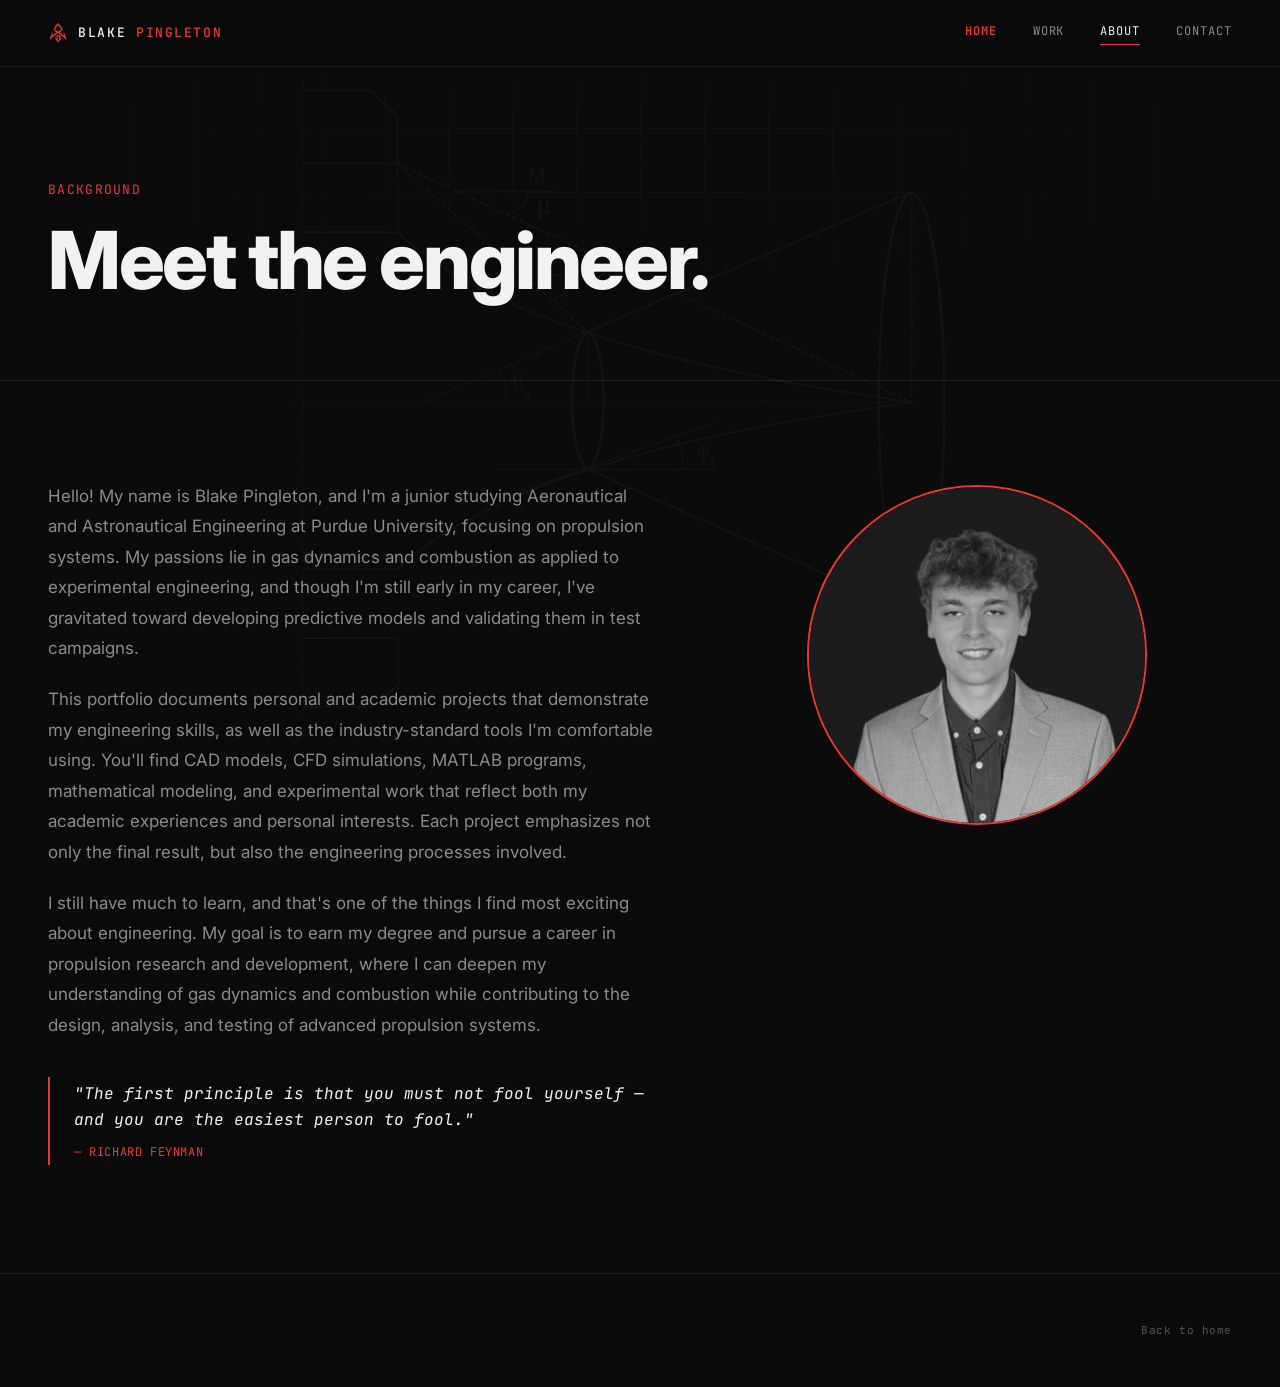
<file: about.html>
<!DOCTYPE html>
<html lang="en">
<head>
<meta charset="UTF-8">
<meta name="viewport" content="width=device-width, initial-scale=1.0">
<title>About - Blake Pingleton</title>
<link rel="icon" type="image/png" href="[data-uri]">
<link rel="stylesheet" href="styles.css">
</head>
<body>

<div class="bg-emblem"></div>

<nav>
  <a href="index.html" class="nav-logo"><img src="[data-uri]" alt=""> BLAKE <span>PINGLETON</span></a>
  <div class="nav-links">
    <a href="index.html" class="nav-home">Home</a>
    <a href="work.html">Work</a>
    <a href="about.html" class="active">About</a>
    <a href="contact.html">Contact</a>
  </div>
</nav>

<header class="page-header">
  <div class="grid-backdrop"></div>
  <div class="page-eyebrow">Background</div>
  <h1 class="page-title">Meet the engineer.</h1>
</header>

<section style="border-top:none;">
  <div class="about-grid reveal visible">
    <div class="about-text">
      <p>Hello! My name is Blake Pingleton, and I'm a junior studying Aeronautical and Astronautical Engineering at Purdue University, focusing on propulsion systems. My passions lie in gas dynamics and combustion as applied to experimental engineering, and though I'm still early in my career, I've gravitated toward developing predictive models and validating them in test campaigns.</p>
      <p>This portfolio documents personal and academic projects that demonstrate my engineering skills, as well as the industry-standard tools I'm comfortable using. You'll find CAD models, CFD simulations, MATLAB programs, mathematical modeling, and experimental work that reflect both my academic experiences and personal interests. Each project emphasizes not only the final result, but also the engineering processes involved.</p>
      <p>I still have much to learn, and that's one of the things I find most exciting about engineering. My goal is to earn my degree and pursue a career in propulsion research and development, where I can deepen my understanding of gas dynamics and combustion while contributing to the design, analysis, and testing of advanced propulsion systems.</p>
      <blockquote class="about-quote">
        <p>"The first principle is that you must not fool yourself — and you are the easiest person to fool."</p>
        <cite>— Richard Feynman</cite>
      </blockquote>
    </div>
    <div class="about-photo">
      <img src="assets/blake-headshot-bw.png" alt="Blake Pingleton" />
    </div>
  </div>
</section>

<footer class="site-footer">
  <a href="index.html">Back to home</a>
</footer>

<script src="script.js"></script>
</body>
</html>
</file>
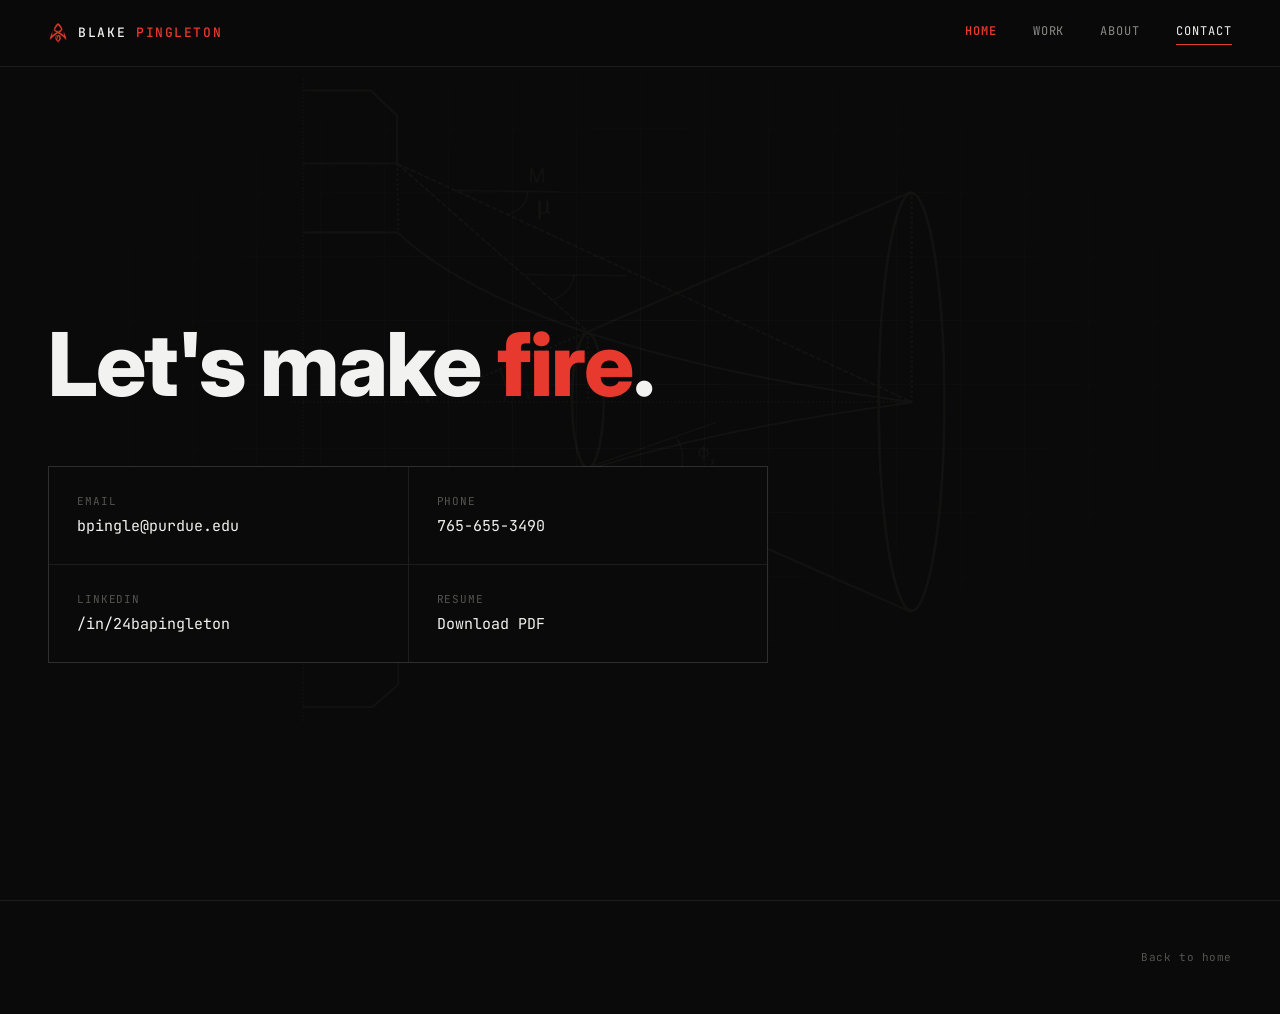
<file: contact.html>
<!DOCTYPE html>
<html lang="en">
<head>
<meta charset="UTF-8">
<meta name="viewport" content="width=device-width, initial-scale=1.0">
<title>Contact - Blake Pingleton</title>
<link rel="icon" type="image/png" href="[data-uri]">
<link rel="stylesheet" href="styles.css">
</head>
<body>

<div class="bg-emblem"></div>

<nav>
  <a href="index.html" class="nav-logo"><img src="[data-uri]" alt=""> BLAKE <span>PINGLETON</span></a>
  <div class="nav-links">
    <a href="index.html" class="nav-home">Home</a>
    <a href="work.html">Work</a>
    <a href="about.html">About</a>
    <a href="contact.html" class="active">Contact</a>
  </div>
</nav>

<section class="contact-hero" style="border-top:none;">
  <div class="grid-backdrop"></div>
  <h1 class="contact-title">Let's make <span class="text-red">fire</span>.</h1>
  <div class="contact-links">
    <a href="mailto:bpingle@purdue.edu" class="contact-link-card">
      <span class="contact-link-label">Email</span>
      <span class="contact-link-value">bpingle@purdue.edu</span>
    </a>
    <a href="tel:+17656553490" class="contact-link-card">
      <span class="contact-link-label">Phone</span>
      <span class="contact-link-value">765-655-3490</span>
    </a>
    <a href="https://www.linkedin.com/in/24bapingleton" class="contact-link-card">
      <span class="contact-link-label">LinkedIn</span>
      <span class="contact-link-value">/in/24bapingleton</span>
    </a>
    <a href="assets/Resume.pdf" target="_blank" rel="noopener noreferrer" class="contact-link-card">
      <span class="contact-link-label">Resume</span>
      <span class="contact-link-value">Download PDF</span>
    </a>
  </div>
</section>

<footer class="site-footer">
  <a href="index.html">Back to home</a>
</footer>

<script src="script.js"></script>
</body>
</html>
</file>
<file: styles.css>
@import url('https://fonts.googleapis.com/css2?family=JetBrains+Mono:wght@400;500;600&family=Inter:wght@400;500;600;700;800&display=swap');

:root {
  --bg: #0a0a0a;
  --bg-raised: #121212;
  --line: rgba(255,255,255,0.08);
  --line-strong: rgba(255,255,255,0.16);
  --text: #f2f2f0;
  --text-dim: #8a8a86;
  --text-faint: #55554f;
  --red: #e8392f;
  --red-dim: #8a221c;
  --mono: 'JetBrains Mono', monospace;
  --sans: 'Inter', sans-serif;
}

* { margin: 0; padding: 0; box-sizing: border-box; }
html { scroll-behavior: smooth; }
html { scrollbar-color: var(--text-faint) var(--bg); scrollbar-width: thin; }
body {
  background: var(--bg);
  color: var(--text);
  font-family: var(--sans);
  line-height: 1.5;
  -webkit-font-smoothing: antialiased;
}

/* ---------- SCROLLBARS ---------- */
::-webkit-scrollbar { width: 10px; height: 10px; }
::-webkit-scrollbar-track { background: var(--bg); }
::-webkit-scrollbar-thumb {
  background-color: var(--text-faint);
  border-radius: 6px;
  border: 2px solid var(--bg);
}
::-webkit-scrollbar-thumb:hover { background-color: var(--text-dim); }
::-webkit-scrollbar-corner { background: var(--bg); }
a { color: inherit; text-decoration: none; }
::selection { background: var(--red); color: #fff; }
img { display: block; max-width: 100%; }

@media (prefers-reduced-motion: reduce) {
  *, *::before, *::after { animation-duration: 0.01ms !important; animation-iteration-count: 1 !important; transition-duration: 0.01ms !important; scroll-behavior: auto !important; }
}

:focus-visible {
  outline: 1px solid var(--red);
  outline-offset: 3px;
}

/* ---------- GRID BACKDROP ---------- */
.grid-backdrop {
  position: absolute;
  top: 0; left: 0; right: 0; bottom: 0;
  background:
    linear-gradient(var(--line) 1px, transparent 1px),
    linear-gradient(90deg, var(--line) 1px, transparent 1px);
  background-size: 64px 64px;
  opacity: 0.35;
  mask-image: radial-gradient(ellipse 80% 60% at 50% 40%, black 0%, transparent 75%);
  pointer-events: none;
}

/* ---------- NAV ---------- */
nav {
  position: fixed;
  top: 0; left: 0; right: 0;
  z-index: 100;
  display: flex;
  justify-content: space-between;
  align-items: center;
  padding: 22px 48px;
  background: rgba(10,10,10,0.85);
  backdrop-filter: blur(8px);
  border-bottom: 1px solid var(--line);
}

.nav-logo {
  display: flex;
  align-items: center;
  gap: 10px;
  font-family: var(--mono);
  font-size: 13px;
  letter-spacing: 0.12em;
  font-weight: 500;
}
.nav-logo img { height: 20px; width: auto; }
.nav-logo span { color: var(--red); }

.nav-links {
  display: flex;
  gap: 36px;
  font-family: var(--mono);
  font-size: 12px;
  letter-spacing: 0.08em;
  text-transform: uppercase;
}
.nav-links a {
  color: var(--text-dim);
  transition: color 0.2s ease;
  position: relative;
  padding-bottom: 4px;
}
.nav-links a:hover { color: var(--text); }
.nav-links a::after {
  content: '';
  position: absolute;
  bottom: -1px; left: 0;
  width: 0; height: 1px;
  background: var(--red);
  transition: width 0.25s ease;
}
.nav-links a:hover::after { width: 100%; }
.nav-links a.active { color: var(--text); }
.nav-links a.active::after { width: 100%; }

.nav-home {
  color: var(--red) !important;
  font-weight: 600;
}
.nav-home::after { background: var(--red); }

/* ---------- BACKGROUND EMBLEM ---------- */
.bg-emblem {
  position: fixed;
  top: 0; left: 0; right: 0; bottom: 0;
  background-image: url('assets/moc-emblem.png');
  background-repeat: no-repeat;
  background-position: center 30%;
  background-size: min(60vw, 700px) auto;
  opacity: 0.12;
  pointer-events: none;
  z-index: 0;
}

/* ---------- BUTTONS ---------- */
.btn {
  font-family: var(--mono);
  font-size: 13px;
  letter-spacing: 0.05em;
  padding: 14px 28px;
  border: 1px solid var(--line-strong);
  transition: all 0.2s ease;
  display: inline-block;
}
.btn:hover { border-color: var(--red); color: var(--red); }
.btn-primary {
  background: var(--red);
  border-color: var(--red);
  color: #0a0a0a;
  font-weight: 600;
}
.btn-primary:hover { background: transparent; color: var(--red); }

@keyframes fadeUp {
  from { opacity: 0; transform: translateY(16px); }
  to { opacity: 1; transform: translateY(0); }
}

/* ---------- PUBLICATION TAB (top-right, expands on hover) ---------- */
.paper-tab {
  position: fixed;
  top: 110px;
  right: 0;
  z-index: 95;
  display: flex;
  align-items: center;
  transform: translateX(calc(100% - 40px));
  background: var(--red);
  border: 1px solid var(--red-dim);
  border-right: none;
  border-radius: 8px 0 0 8px;
  box-shadow: -4px 0 24px rgba(0,0,0,0.35);
  overflow: hidden;
  transition: transform 0.35s cubic-bezier(0.22, 1, 0.36, 1);
  cursor: pointer;
  max-width: min(360px, calc(100vw - 24px));
}
.paper-tab:hover,
.paper-tab:focus-visible {
  transform: translateX(0);
}

.paper-tab-icon {
  flex-shrink: 0;
  width: 40px;
  height: 56px;
  display: flex;
  align-items: center;
  justify-content: center;
  font-size: 17px;
  color: #0a0a0a;
}

.paper-tab-collapsed {
  position: absolute;
  left: 40px;
  top: 50%;
  transform: translateY(-50%) rotate(-90deg);
  transform-origin: left center;
  font-family: var(--mono);
  font-size: 11px;
  font-weight: 600;
  letter-spacing: 0.1em;
  text-transform: uppercase;
  color: #0a0a0a;
  white-space: nowrap;
  opacity: 1;
  transition: opacity 0.2s ease;
  pointer-events: none;
}
.paper-tab:hover .paper-tab-collapsed,
.paper-tab:focus-visible .paper-tab-collapsed {
  opacity: 0;
}

.paper-tab-expanded {
  display: flex;
  flex-direction: column;
  gap: 5px;
  padding: 14px 20px 14px 4px;
  white-space: normal;
}
.paper-tab-label {
  font-family: var(--mono);
  font-size: 10.5px;
  font-weight: 600;
  letter-spacing: 0.1em;
  text-transform: uppercase;
  color: rgba(10,10,10,0.65);
}
.paper-tab-title {
  font-size: 14px;
  font-weight: 700;
  line-height: 1.35;
  color: #0a0a0a;
  letter-spacing: -0.01em;
}
.paper-tab-cta {
  font-family: var(--mono);
  font-size: 11.5px;
  font-weight: 600;
  color: #0a0a0a;
  text-decoration: underline;
  text-underline-offset: 3px;
  margin-top: 2px;
}

@media (max-width: 720px) {
  .paper-tab {
    top: 96px;
  }
  .paper-tab-expanded { padding: 12px 16px 12px 4px; }
  .paper-tab-title { font-size: 13px; }
}

/* ---------- PAGE HEADER (for non-hub pages) ---------- */
.page-header {
  padding: 180px 48px 80px;
  position: relative;
  overflow: hidden;
  border-bottom: 1px solid var(--line);
}
.page-eyebrow {
  font-family: var(--mono);
  font-size: 13px;
  color: var(--red);
  letter-spacing: 0.1em;
  text-transform: uppercase;
  margin-bottom: 20px;
  opacity: 0;
  animation: fadeUp 0.7s ease forwards;
}
.page-title {
  font-size: clamp(40px, 6.5vw, 80px);
  font-weight: 800;
  line-height: 1;
  letter-spacing: -0.03em;
  max-width: 900px;
  opacity: 0;
  animation: fadeUp 0.7s ease 0.08s forwards;
}
.page-sub {
  margin-top: 24px;
  font-size: 17px;
  color: var(--text-dim);
  max-width: 540px;
  line-height: 1.7;
  opacity: 0;
  animation: fadeUp 0.7s ease 0.16s forwards;
}

/* ---------- SECTION SHARED ---------- */
section { padding: 100px 48px; border-top: 1px solid var(--line); }
.section-head {
  display: flex;
  justify-content: space-between;
  align-items: flex-end;
  margin-bottom: 56px;
  flex-wrap: wrap;
  gap: 24px;
}
.section-num {
  font-family: var(--mono);
  font-size: 13px;
  color: var(--red);
  letter-spacing: 0.1em;
  margin-bottom: 12px;
}
.section-title {
  font-size: clamp(28px, 3.6vw, 44px);
  font-weight: 700;
  letter-spacing: -0.02em;
  max-width: 600px;
}
.section-desc { color: var(--text-dim); max-width: 380px; font-size: 15px; line-height: 1.7; }

.reveal { opacity: 0; transform: translateY(24px); transition: opacity 0.7s ease, transform 0.7s ease; }
.reveal.visible { opacity: 1; transform: translateY(0); }

/* ---------- PROJECT GRID / CASE STUDY PREVIEW CARDS ---------- */
.project-grid {
  display: grid;
  grid-template-columns: 1fr 1fr;
  gap: 1px;
  background: var(--line);
}
.project-card {
  background: var(--bg);
  padding: 40px;
  transition: background 0.3s ease;
  position: relative;
  overflow: hidden;
  display: flex;
  flex-direction: column;
}
.project-card:hover { background: var(--bg-raised); }
.project-tag {
  font-family: var(--mono);
  font-size: 11px;
  color: var(--red);
  letter-spacing: 0.08em;
  text-transform: uppercase;
  margin-bottom: 16px;
  display: block;
}
.project-card h3 { font-size: 26px; font-weight: 700; margin-bottom: 14px; letter-spacing: -0.01em; }
.project-card p { color: var(--text-dim); font-size: 14.5px; line-height: 1.7; margin-bottom: 24px; flex-grow: 1; }
.project-meta {
  display: flex;
  gap: 20px;
  font-family: var(--mono);
  font-size: 12px;
  color: var(--text-faint);
  padding-top: 20px;
  border-top: 1px solid var(--line);
  flex-wrap: wrap;
}
.project-link {
  margin-top: 24px;
  font-family: var(--mono);
  font-size: 12px;
  letter-spacing: 0.05em;
  color: var(--text);
  display: inline-flex;
  align-items: center;
  gap: 8px;
  transition: gap 0.2s ease, color 0.2s ease;
}
.project-card:hover .project-link { gap: 12px; color: var(--red); }

.project-visual {
  position: absolute;
  top: 24px;
  right: 24px;
  width: 110px;
  height: 110px;
  opacity: 0.55;
  transition: opacity 0.3s ease, transform 0.3s ease;
  pointer-events: none;
}
.project-visual img {
  width: 100%;
  height: 100%;
  object-fit: contain;
}
.project-card:hover .project-visual {
  opacity: 0.85;
  transform: scale(1.04);
}

/* ---------- HUB (HOMEPAGE) ---------- */
.hub {
  min-height: 100vh;
  display: flex;
  flex-direction: column;
  justify-content: center;
  padding: 140px 48px 64px;
  position: relative;
  overflow: hidden;
}

.hub-lockup {
  display: flex;
  align-items: center;
  gap: 28px;
  opacity: 0;
  animation: fadeUp 0.8s ease 0.05s forwards;
}
.hub-mark { height: clamp(64px, 9vw, 108px); width: auto; flex-shrink: 0; }
.hub-name {
  font-size: clamp(40px, 8vw, 96px);
  font-weight: 800;
  letter-spacing: -0.03em;
  line-height: 0.96;
}
.hub-name .last { display: block; color: var(--text-faint); }

.hub-eyebrow {
  font-family: var(--mono);
  font-size: 13px;
  color: var(--red);
  letter-spacing: 0.1em;
  text-transform: uppercase;
  margin-bottom: 22px;
  opacity: 0;
  animation: fadeUp 0.8s ease forwards;
}

.hub-sub {
  margin-top: 26px;
  font-size: 17px;
  color: var(--text-dim);
  max-width: 560px;
  line-height: 1.7;
  opacity: 0;
  animation: fadeUp 0.8s ease 0.12s forwards;
}

.hub-tiles {
  margin-top: 56px;
  display: grid;
  grid-template-columns: repeat(3, 1fr);
  gap: 1px;
  background: var(--line);
  border: 1px solid var(--line);
  opacity: 0;
  animation: fadeUp 0.8s ease 0.2s forwards;
}

.hub-tile {
  background: var(--bg);
  padding: 32px 28px;
  display: flex;
  flex-direction: column;
  gap: 18px;
  transition: background 0.25s ease;
  position: relative;
}
.hub-tile:hover { background: var(--bg-raised); }

.hub-tile-top {
  display: flex;
  justify-content: space-between;
  align-items: flex-start;
}
.hub-tile-index {
  font-family: var(--mono);
  font-size: 11px;
  color: var(--text-faint);
  letter-spacing: 0.08em;
}
.hub-tile-arrow {
  font-family: var(--mono);
  font-size: 16px;
  color: var(--text-faint);
  transition: transform 0.25s ease, color 0.25s ease;
}
.hub-tile:hover .hub-tile-arrow { transform: translate(4px, -4px); color: var(--red); }

.hub-tile h3 {
  font-size: 22px;
  font-weight: 700;
  letter-spacing: -0.01em;
}
.hub-tile p {
  font-size: 13.5px;
  color: var(--text-dim);
  line-height: 1.6;
}

.hub-footer {
  margin-top: 40px;
  display: flex;
  justify-content: space-between;
  align-items: center;
  flex-wrap: wrap;
  gap: 16px;
  opacity: 0;
  animation: fadeUp 0.8s ease 0.3s forwards;
}
.hub-statgrid {
  display: flex;
  gap: 40px;
  flex-wrap: wrap;
}
.hub-stat-label {
  font-family: var(--mono);
  font-size: 11px;
  color: var(--red);
  letter-spacing: 0.08em;
  text-transform: uppercase;
  margin-bottom: 7px;
}
.hub-stat-value {
  font-family: var(--mono);
  font-size: 14px;
  color: var(--text-dim);
  font-weight: 500;
  white-space: nowrap;
}
.hub-quicklinks {
  display: flex;
  gap: 24px;
  font-family: var(--mono);
  font-size: 12px;
}
.hub-quicklinks a {
  color: var(--text-faint);
  border-bottom: 1px solid transparent;
  padding-bottom: 2px;
  transition: color 0.2s ease, border-color 0.2s ease;
}
.hub-quicklinks a:hover { color: var(--red); border-color: var(--red); }

/* ---------- ABOUT ---------- */
.about-grid { display: grid; grid-template-columns: 1.2fr 1fr; gap: 64px; }
.about-text p { font-size: 17px; line-height: 1.8; color: var(--text-dim); margin-bottom: 20px; }
.about-text strong { color: var(--text); font-weight: 600; }
.about-quote {
  margin: 36px 0 8px;
  padding: 4px 0 4px 24px;
  border-left: 2px solid var(--red);
}
.about-quote p {
  font-family: var(--mono);
  font-size: 16px;
  line-height: 1.65;
  color: var(--text);
  font-style: italic;
  margin-bottom: 10px;
}
.about-quote cite {
  display: block;
  font-family: var(--mono);
  font-size: 12px;
  font-style: normal;
  letter-spacing: 0.05em;
  text-transform: uppercase;
  color: var(--red);
}
.about-photo { display: flex; justify-content: center; align-items: flex-start; padding-top: 4px; }
.about-photo img {
  width: 100%;
  max-width: 340px;
  aspect-ratio: 1 / 1;
  object-fit: cover;
  border-radius: 50%;
  border: 2px solid var(--red);
}

/* ---------- CASE STUDY ---------- */
.case-header {
  padding: 180px 48px 64px;
  position: relative;
  overflow: hidden;
  border-bottom: 1px solid var(--line);
}
.back-link {
  font-family: var(--mono);
  font-size: 12px;
  letter-spacing: 0.05em;
  color: var(--text-dim);
  display: inline-flex;
  align-items: center;
  gap: 8px;
  margin-bottom: 32px;
  transition: gap 0.2s ease, color 0.2s ease;
  opacity: 0;
  animation: fadeUp 0.7s ease forwards;
}
.back-link:hover { gap: 12px; color: var(--red); }

.case-tag {
  font-family: var(--mono);
  font-size: 13px;
  color: var(--red);
  letter-spacing: 0.1em;
  text-transform: uppercase;
  margin-bottom: 18px;
  opacity: 0;
  animation: fadeUp 0.7s ease 0.06s forwards;
}
.case-title {
  font-size: clamp(36px, 5.5vw, 68px);
  font-weight: 800;
  line-height: 1.02;
  letter-spacing: -0.03em;
  max-width: 900px;
  opacity: 0;
  animation: fadeUp 0.7s ease 0.12s forwards;
}
.case-dek {
  margin-top: 22px;
  font-size: 17px;
  color: var(--text-dim);
  max-width: 600px;
  line-height: 1.7;
  opacity: 0;
  animation: fadeUp 0.7s ease 0.18s forwards;
}

.case-specs {
  margin-top: 48px;
  display: grid;
  grid-template-columns: repeat(4, 1fr);
  border-top: 1px solid var(--line);
  max-width: 820px;
  opacity: 0;
  animation: fadeUp 0.7s ease 0.24s forwards;
}
.spec { padding: 20px 24px 0 0; border-right: 1px solid var(--line); }
.spec:last-child { border-right: none; }
.spec-label { font-family: var(--mono); font-size: 11px; color: var(--text-faint); letter-spacing: 0.08em; text-transform: uppercase; margin-bottom: 8px; }
.spec-value { font-family: var(--mono); font-size: 17px; font-weight: 500; line-height: 1.3; }

.case-body {
  padding: 100px 48px;
  display: grid;
  grid-template-columns: 200px 1fr;
  gap: 64px;
  max-width: 1240px;
  margin: 0 auto;
}
.case-toc { position: sticky; top: 100px; align-self: start; }
.case-toc-label { font-family: var(--mono); font-size: 11px; color: var(--text-faint); letter-spacing: 0.08em; text-transform: uppercase; margin-bottom: 16px; }
.case-toc a {
  display: block;
  font-family: var(--mono);
  font-size: 12.5px;
  color: var(--text-dim);
  padding: 9px 0;
  border-left: 1px solid var(--line);
  padding-left: 16px;
  transition: color 0.2s ease, border-color 0.2s ease;
}
.case-toc a:hover { color: var(--text); border-color: var(--line-strong); }

.case-content { max-width: 700px; }
.case-section { margin-bottom: 72px; }
.case-section:last-child { margin-bottom: 0; }
.case-section-num { font-family: var(--mono); font-size: 12px; color: var(--red); letter-spacing: 0.08em; margin-bottom: 14px; }
.case-section h2 { font-size: 28px; font-weight: 700; letter-spacing: -0.01em; margin-bottom: 20px; }
.case-section p { font-size: 16px; line-height: 1.8; color: var(--text-dim); margin-bottom: 18px; }
.case-section p:last-child { margin-bottom: 0; }
.case-section strong { color: var(--text); font-weight: 600; }
.case-section h3 { font-size: 21px; font-weight: 700; letter-spacing: -0.005em; color: var(--text); margin: 36px 0 16px; }
.case-section h3:first-child { margin-top: 0; }
.case-section h4 { font-family: var(--mono); font-size: 13px; font-weight: 700; letter-spacing: 0.04em; text-transform: uppercase; color: var(--red); margin: 28px 0 12px; }
.case-section .equation {
  overflow-x: auto;
  margin: 4px 0 22px;
  padding: 18px 22px;
  background: var(--bg-raised);
  border-left: 2px solid var(--red);
  border: 1px solid var(--line-strong);
  border-left: 2px solid var(--red);
}
.case-section .equation .katex-display { margin: 0; }
.case-section .equation .katex { color: var(--text); font-size: 1.02em; }
.case-section ul { margin: 18px 0; padding-left: 0; list-style: none; }
.case-section li {
  font-size: 15.5px;
  line-height: 1.7;
  color: var(--text-dim);
  padding-left: 24px;
  position: relative;
  margin-bottom: 12px;
}
.case-section li::before {
  content: '—';
  position: absolute;
  left: 0;
  color: var(--red);
}
.case-section .case-figure { margin: 8px 0 28px; }
.case-section .case-figure img {
  width: 100%;
  display: block;
  border: 1px solid var(--line-strong);
  background: var(--bg-raised);
}
.case-section .case-figure figcaption {
  font-family: var(--mono);
  font-size: 12px;
  color: var(--text-dim);
  letter-spacing: 0.03em;
  margin-top: 10px;
  text-align: center;
}
.callout {
  border: 1px solid var(--line-strong);
  border-left: 2px solid var(--red);
  padding: 20px 24px;
  margin: 24px 0;
  background: var(--bg-raised);
}
.callout-label { font-family: var(--mono); font-size: 11px; color: var(--red); letter-spacing: 0.08em; text-transform: uppercase; margin-bottom: 10px; }
.callout p { color: var(--text-dim); font-size: 14.5px; margin-bottom: 0; }

.case-nav {
  border-top: 1px solid var(--line);
  padding: 48px;
  display: flex;
  justify-content: space-between;
  align-items: center;
  flex-wrap: wrap;
  gap: 16px;
}
.case-nav-link {
  font-family: var(--mono);
  font-size: 12px;
  letter-spacing: 0.05em;
  color: var(--text-dim);
  display: flex;
  align-items: center;
  gap: 10px;
  transition: color 0.2s ease, gap 0.2s ease;
}
.case-nav-link:hover { color: var(--red); }
.case-nav-link.next { flex-direction: row-reverse; }
.case-nav-link.next:hover { gap: 14px; }
.case-nav-link.prev:hover { gap: 14px; }
.case-nav-link span.label { color: var(--text-faint); display: block; font-size: 10px; margin-bottom: 4px; text-transform: uppercase; letter-spacing: 0.08em; }

/* ---------- CONTACT ---------- */
.contact-hero {
  min-height: calc(100vh - 0px);
  display: flex;
  flex-direction: column;
  justify-content: center;
  padding: 140px 48px 80px;
  position: relative;
  overflow: hidden;
}
.contact-title {
  font-size: clamp(40px, 7vw, 88px);
  font-weight: 800;
  letter-spacing: -0.02em;
  margin-bottom: 36px;
  max-width: 900px;
  opacity: 0;
  animation: fadeUp 0.8s ease 0.06s forwards;
}
.text-red { color: var(--red); }
.contact-links {
  display: grid;
  grid-template-columns: repeat(2, 1fr);
  gap: 1px;
  background: var(--line);
  border: 1px solid var(--line);
  max-width: 720px;
  opacity: 0;
  animation: fadeUp 0.8s ease 0.14s forwards;
}
.contact-link-card {
  background: var(--bg);
  padding: 26px 28px;
  display: flex;
  flex-direction: column;
  gap: 6px;
  transition: background 0.25s ease;
}
.contact-link-card:hover { background: var(--bg-raised); }
.contact-link-label { font-family: var(--mono); font-size: 11px; color: var(--text-faint); letter-spacing: 0.08em; text-transform: uppercase; }
.contact-link-value { font-family: var(--mono); font-size: 15px; color: var(--text); transition: color 0.2s ease; }
.contact-link-card:hover .contact-link-value { color: var(--red); }

/* ---------- FOOTER ---------- */
footer.site-footer {
  padding: 48px;
  border-top: 1px solid var(--line);
  display: flex;
  justify-content: flex-end;
  font-family: var(--mono);
  font-size: 11px;
  color: var(--text-faint);
  letter-spacing: 0.05em;
  flex-wrap: wrap;
  gap: 8px;
}
footer.site-footer a { color: var(--text-faint); transition: color 0.2s ease; }
footer.site-footer a:hover { color: var(--red); }

/* ---------- RESPONSIVE ---------- */
@media (max-width: 900px) {
  .case-body { grid-template-columns: 1fr; }
  .case-toc { position: static; display: flex; gap: 18px; overflow-x: auto; padding-bottom: 8px; }
  .case-toc-label { display: none; }
  .case-toc a { border-left: none; border-bottom: 1px solid var(--line); padding: 0 0 8px 0; white-space: nowrap; }
}

@media (max-width: 420px) {
  nav { padding: 16px 16px; }
  .nav-logo { font-size: 11px; gap: 7px; }
  .nav-logo img { height: 16px; }
  .nav-links { gap: 11px; font-size: 10.5px; }
}

@media (max-width: 340px) {
  nav { flex-wrap: wrap; gap: 8px; padding: 14px 16px; }
  .nav-links { gap: 10px; font-size: 10px; }
}

@media (max-width: 800px) {
  nav { padding: 18px 24px; }
  .nav-links { gap: 18px; }
  .hub, .page-header, .case-header, .contact-hero { padding-left: 24px; padding-right: 24px; }
  section { padding: 70px 24px; }
  .project-grid { grid-template-columns: 1fr; }
  .about-grid { grid-template-columns: 1fr; gap: 40px; }
  .hub-tiles { grid-template-columns: 1fr; }
  .hub-lockup { gap: 18px; }
  .hub-mark { height: 56px; }
  .hub-statgrid { gap: 24px 32px; }
  .case-specs, footer.site-footer .case-specs { grid-template-columns: repeat(2, 1fr); }
  .case-specs .spec:nth-child(2) { border-right: none; }
  .contact-links { grid-template-columns: 1fr; }
  .case-body { padding: 70px 24px; }
  .case-nav { padding: 32px 24px; flex-direction: column; align-items: flex-start; }
  footer.site-footer { padding: 40px 24px; flex-direction: column; }
}

/* ---------- PROJECT SELECTOR (WORK PAGE) ---------- */
.selector {
  display: grid;
  grid-template-columns: 300px 1fr;
  gap: 0;
  border: 1px solid var(--line);
  height: 800px;
  max-height: 80vh;
  background: var(--bg);
  position: relative;
  z-index: 1;
}

.roster {
  border-right: 1px solid var(--line);
  display: flex;
  flex-direction: column;
  overflow-y: auto;
}
.roster-head {
  padding: 20px 24px 16px;
  border-bottom: 1px solid var(--line);
  font-family: var(--mono);
  font-size: 11px;
  color: var(--text-faint);
  text-transform: uppercase;
  letter-spacing: 0.08em;
  position: sticky;
  top: 0;
  background: var(--bg);
  z-index: 1;
}
.roster-item {
  padding: 22px 24px;
  border-bottom: 1px solid var(--line);
  cursor: pointer;
  position: relative;
  transition: background 0.2s ease, padding-left 0.2s ease;
  background: var(--bg);
}
.roster-item:last-child { border-bottom: none; }
.roster-item:hover { background: var(--bg-raised); }
.roster-item.active {
  background: var(--bg-raised);
  padding-left: 32px;
}
.roster-item.active::before {
  content: '';
  position: absolute;
  left: 0; top: 0; bottom: 0;
  width: 3px;
  background: var(--red);
}
.roster-index {
  font-family: var(--mono);
  font-size: 11px;
  color: var(--text-faint);
  display: block;
  margin-bottom: 8px;
}
.roster-item.active .roster-index { color: var(--red); }
.roster-name { font-size: 17px; font-weight: 700; letter-spacing: -0.01em; margin-bottom: 4px; }
.roster-tag { font-family: var(--mono); font-size: 11px; color: var(--text-dim); }

.focus-pane { overflow-y: auto; position: relative; }

.focus-visual {
  position: relative;
  display: flex;
  align-items: center;
  justify-content: center;
  padding: 32px;
  height: 440px;
  border-bottom: 1px solid var(--line);
  background-color: var(--bg);
  background-image:
    linear-gradient(rgba(255,255,255,0.18) 1px, transparent 1px),
    linear-gradient(90deg, rgba(255,255,255,0.18) 1px, transparent 1px);
  background-size: 32px 32px;
}
.focus-visual img { max-width: 86%; max-height: 380px; opacity: 0.92; }
.focus-bracket { position: absolute; width: 24px; height: 24px; border-color: var(--red); opacity: 0.85; }
.fb-tl { top: 16px; left: 16px; border-top: 2px solid var(--red); border-left: 2px solid var(--red); }
.fb-tr { top: 16px; right: 16px; border-top: 2px solid var(--red); border-right: 2px solid var(--red); }
.fb-bl { bottom: 16px; left: 16px; border-bottom: 2px solid var(--red); border-left: 2px solid var(--red); }
.fb-br { bottom: 16px; right: 16px; border-bottom: 2px solid var(--red); border-right: 2px solid var(--red); }

.focus-head { padding: 32px 40px 0; }
.focus-tag {
  font-family: var(--mono);
  font-size: 11px;
  color: var(--red);
  text-transform: uppercase;
  letter-spacing: 0.08em;
  margin-bottom: 12px;
  display: block;
}
.focus-title { font-size: 32px; font-weight: 800; letter-spacing: -0.02em; margin-bottom: 14px; }
.focus-dek { color: var(--text-dim); font-size: 15.5px; line-height: 1.7; max-width: 600px; margin-bottom: 24px; }
.focus-meta {
  display: flex;
  gap: 24px;
  font-family: var(--mono);
  font-size: 12px;
  color: var(--text-faint);
  padding: 18px 0;
  border-top: 1px solid var(--line);
  border-bottom: 1px solid var(--line);
  flex-wrap: wrap;
}

.focus-body { padding: 40px 40px 60px; max-width: 1320px; }
.focus-body .case-section { margin-bottom: 56px; }
.focus-body .case-section:last-child { margin-bottom: 0; }

/* Text stays a fixed, untouched column; figures stack in their own column
   to the right, spread across the same vertical extent as that section's
   text so each image sits roughly level with its relevant part. */
.case-section-grid { display: grid; grid-template-columns: 700px 1fr; gap: 40px; align-items: stretch; }
.case-section-grid .case-text { min-width: 0; }
.case-section-grid .case-figures {
  min-width: 0;
  display: flex;
  flex-direction: column;
  justify-content: space-between;
  gap: 64px;
  height: 100%;
}
.case-section-grid .case-figures .case-figure { margin: 0; }

@media (max-width: 1200px) {
  .case-section-grid { grid-template-columns: 1fr; }
  .case-section-grid .case-figures { flex-direction: column; height: auto; justify-content: flex-start; gap: 32px; }
}

@media (max-width: 760px) {
  .selector { grid-template-columns: 1fr; height: auto; max-height: none; }
  .roster { border-right: none; border-bottom: 1px solid var(--line); max-height: 280px; }
  .focus-pane { max-height: 70vh; }
  .focus-visual { height: 280px; }
  .focus-visual img { max-height: 220px; }
  .focus-head, .focus-body { padding-left: 24px; padding-right: 24px; }
}

/* ---------- FOCUS SPECS PANEL ---------- */
.focus-specs {
  position: absolute;
  right: 40px;
  bottom: 32px;
  display: flex;
  flex-direction: column;
  gap: 16px;
  z-index: 2;
}

.spec-item {
  display: flex;
  flex-direction: column;
  gap: 3px;
}

.spec-label {
  font-family: var(--mono);
  font-size: 10px;
  letter-spacing: 0.1em;
  text-transform: uppercase;
  color: var(--red);
  opacity: 0.85;
}

.spec-value {
  font-family: var(--mono);
  font-size: 14px;
  font-weight: 600;
  color: var(--text);
  letter-spacing: -0.01em;
}

/* hide specs for non-deimos projects */
.focus-specs.hidden {
  display: none;
}

@media (max-width: 760px) {
  .focus-specs {
    right: 16px;
    bottom: 16px;
    gap: 10px;
  }
  .spec-value { font-size: 12px; }
}
</file>
